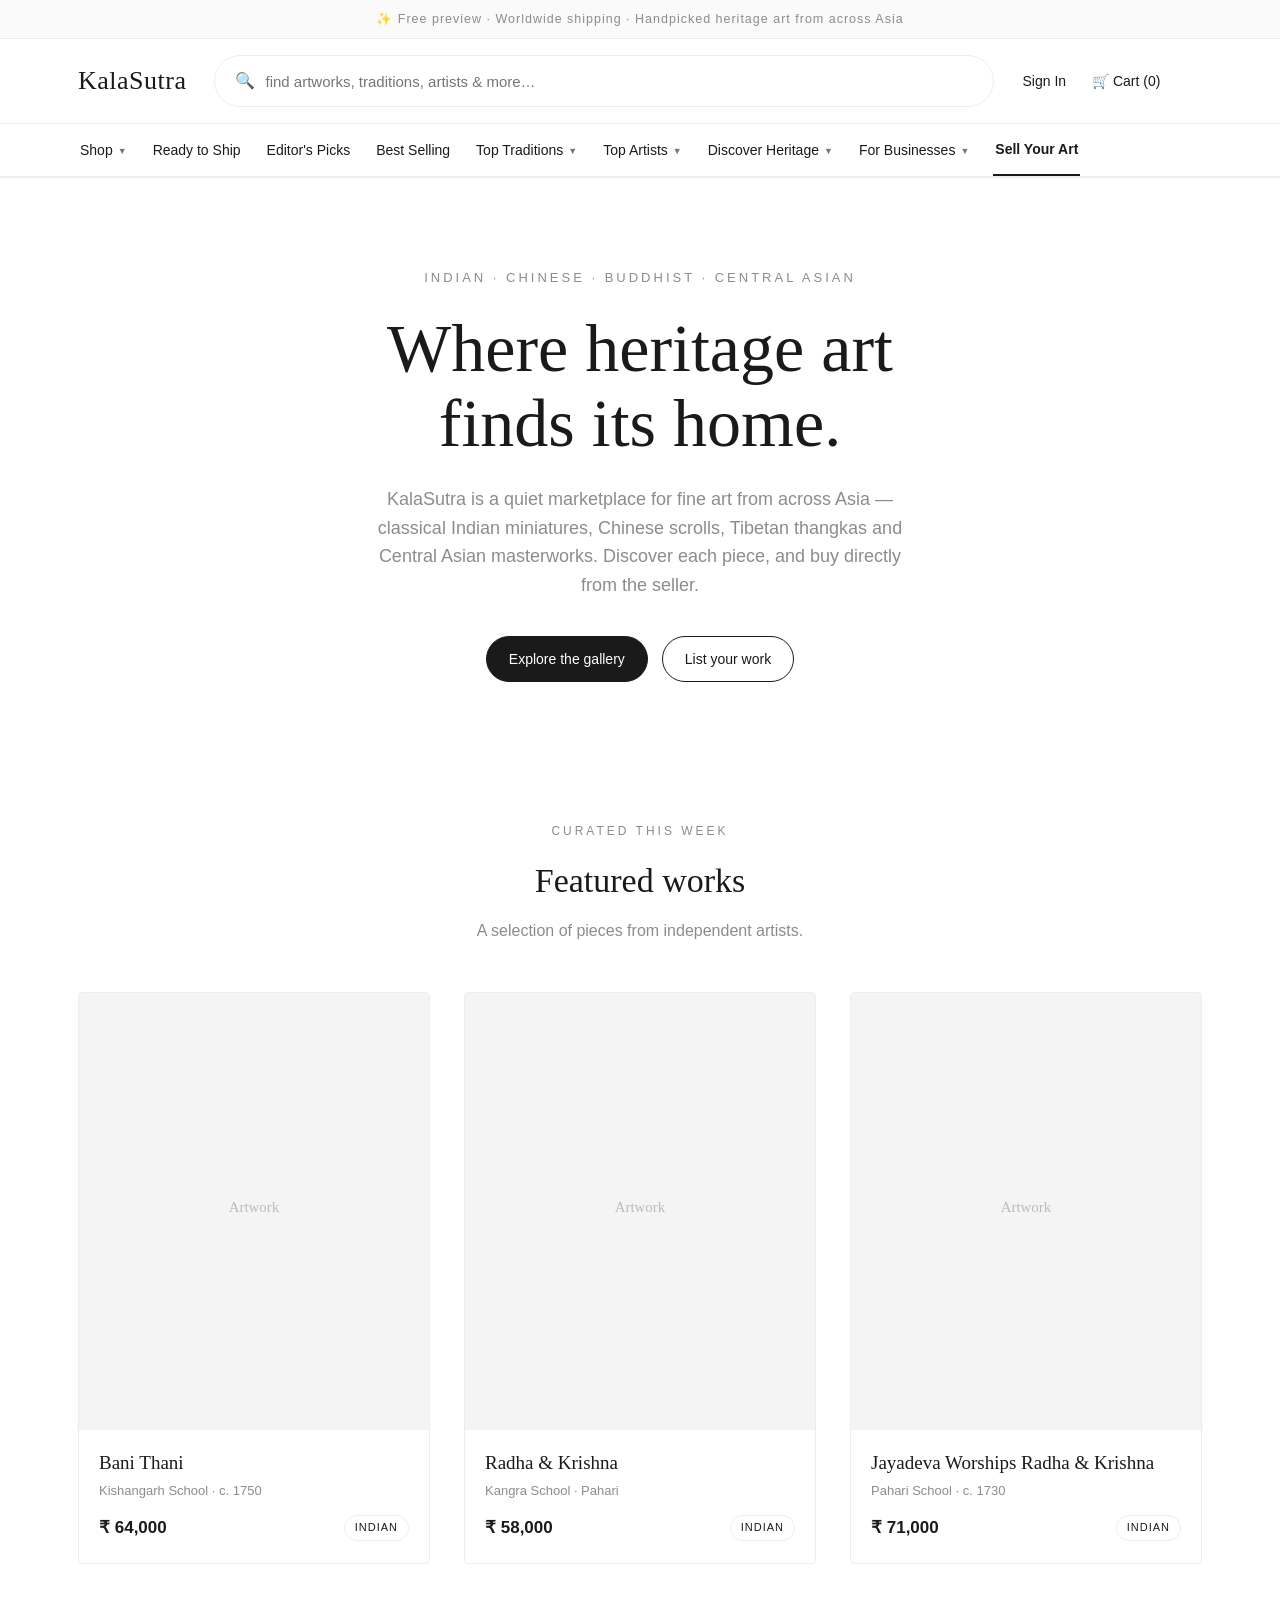
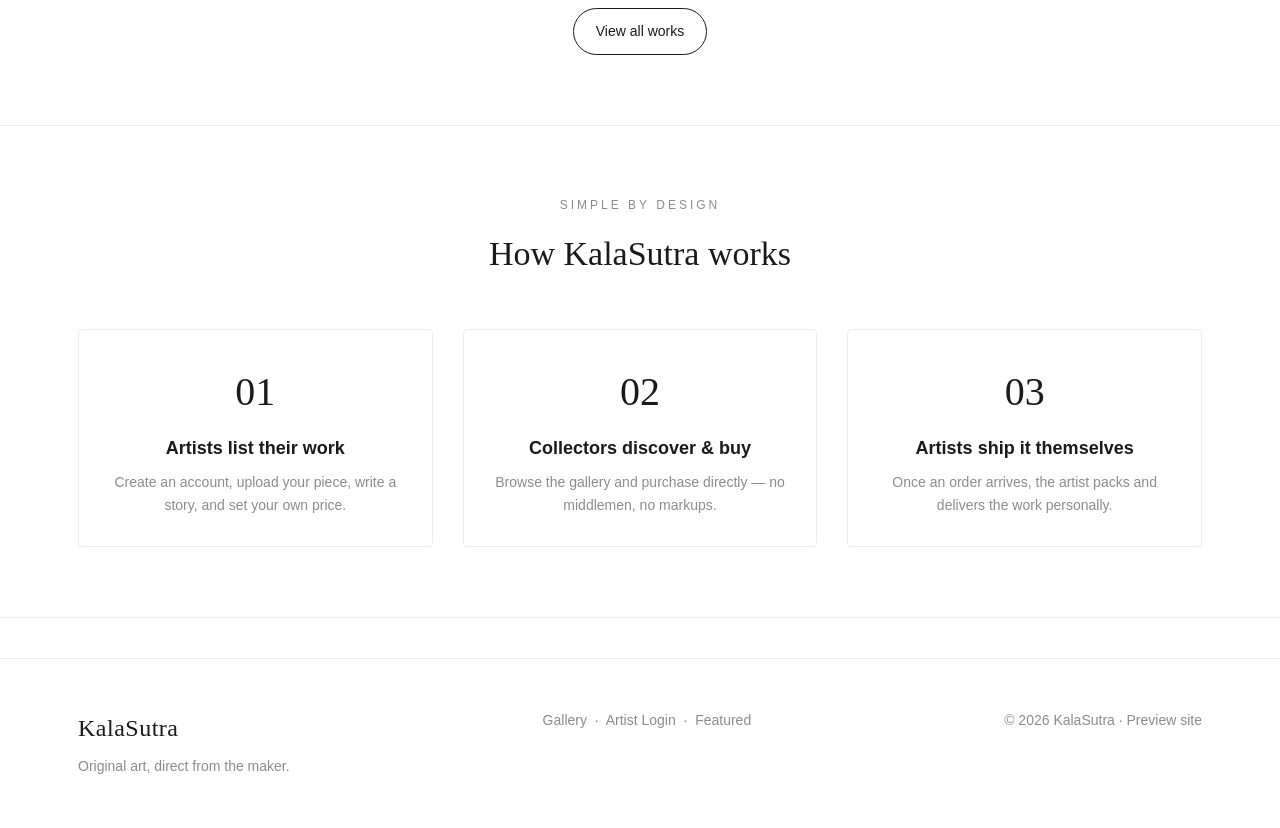
<file: index.html>
<!DOCTYPE html>
<html lang="en">
<head>
<meta charset="UTF-8">
<meta name="viewport" content="width=device-width,initial-scale=1">
<title>KalaSutra — A Marketplace for Original Art</title>
<link rel="stylesheet" href="styles.css">
</head>
<body>
<div id="kala-header"></div>
<script>
(function(){
  var G="gallery.html";
  var NAV=[
    {label:"Shop",drop:[
      {label:"All Artworks",href:G},
      {label:"Indian Art",href:G+"?cat=Indian"},
      {label:"Chinese Art",href:G+"?cat=Chinese"},
      {label:"Buddhist Art",href:G+"?cat=Buddhist"},
      {label:"Central Asian Art",href:G+"?cat=Central%20Asian"},
      {label:"Shop by Budget",sub:[{label:"Under ₹ 50,000",href:G},{label:"₹ 50,000 – 1,00,000",href:G},{label:"Above ₹ 1,00,000",href:G}]},
      {label:"Shop by Room",sub:[{label:"Living Room",href:G},{label:"Bedroom",href:G},{label:"Study / Office",href:G},{label:"Entryway",href:G}]},
      {label:"Curated Art Sets",href:G},
      {label:"Gifts & Souvenirs",href:G},
      {label:"Gift Cards",href:"#"}
    ]},
    {label:"Ready to Ship",href:G},
    {label:"Editor's Picks",href:G},
    {label:"Best Selling",href:G},
    {label:"Top Traditions",drop:[
      {label:"Indian Miniatures",href:G+"?cat=Indian"},
      {label:"Pahari Painting",href:G+"?cat=Indian"},
      {label:"Kishangarh School",href:G+"?cat=Indian"},
      {label:"Chinese Scrolls",href:G+"?cat=Chinese"},
      {label:"Song Dynasty",href:G+"?cat=Chinese"},
      {label:"Tibetan Thangka",href:G+"?cat=Buddhist"},
      {label:"Mandala Art",href:G+"?cat=Buddhist"},
      {label:"Bezeklik Murals",href:G+"?cat=Central%20Asian"},
      {label:"More Traditions",href:G}
    ]},
    {label:"Top Artists",drop:[
      {label:"Kishangarh School",href:G+"?cat=Indian"},
      {label:"Kangra School",href:G+"?cat=Indian"},
      {label:"Emperor Huizong",href:G+"?cat=Chinese"},
      {label:"Li Gonglin",href:G+"?cat=Chinese"},
      {label:"Tibetan Thangka Masters",href:G+"?cat=Buddhist"},
      {label:"Bezeklik Workshop",href:G+"?cat=Central%20Asian"},
      {label:"All Artists",href:G}
    ]},
    {label:"Discover Heritage",drop:[
      {label:"Blog",href:"#"},
      {label:"Guides",href:"#"},
      {label:"Learn Indian Art",sub:[{label:"Miniature Painting",href:"#"},{label:"Thangka Tradition",href:"#"},{label:"Chinese Scroll Art",href:"#"}]},
      {label:"News & Events",href:"#"},
      {label:"Artists on KalaSutra",href:G},
      {label:"Try Artworks in Your Room",href:"#"},
      {label:"About Us",href:"#"}
    ]},
    {label:"For Businesses",drop:[
      {label:"Architects & Designers",href:"#"},
      {label:"Corporates & Businesses",href:"#"},
      {label:"Schools & Colleges",href:"#"},
      {label:"Exhibitions",href:"#"}
    ]},
    {label:"Sell Your Art",href:"login.html",cta:true}
  ];
  var here=(location.pathname.split('/').pop()||'index.html');
  function itemHTML(it){
    if(it.sub){
      var subs=it.sub.map(function(s){return '<a href="'+s.href+'">'+s.label+'</a>';}).join('');
      return '<div class="has-sub"><a href="#">'+it.label+'<span class="arr">›</span></a><div class="submenu">'+subs+'</div></div>';
    }
    return '<a href="'+it.href+'">'+it.label+'</a>';
  }
  function tabHTML(t){
    var active=(t.href&&t.href.split('?')[0]===here)?' active':'';
    var cls='tab'+active+(t.cta?' cta':'');
    if(t.drop){
      var menu=t.drop.map(itemHTML).join('');
      return '<div class="'+cls+'"><span>'+t.label+'<span class="caret">▼</span></span><div class="menu">'+menu+'</div></div>';
    }
    return '<div class="'+cls+'"><a href="'+t.href+'">'+t.label+'</a></div>';
  }
  var html=
    '<div class="promo">✨ Free preview · Worldwide shipping · Handpicked heritage art from across Asia</div>'+
    '<header class="site">'+
      '<div class="wrap topbar">'+
        '<a href="index.html" class="brand">Kala<span>Sutra</span></a>'+
        '<div class="searchbar">🔍 <input placeholder="find artworks, traditions, artists & more…"></div>'+
        '<div class="account"><a href="login.html">Sign In</a><a href="#">🛒 Cart (0)</a></div>'+
        '<button class="hamb" aria-label="Menu">☰</button>'+
      '</div>'+
      '<nav class="megabar"><div class="wrap">'+NAV.map(tabHTML).join('')+'</div></nav>'+
    '</header>';
  var mount=document.getElementById('kala-header');
  if(mount){mount.innerHTML=html;}
  var hamb=document.querySelector('.hamb'),bar=document.querySelector('.megabar');
  if(hamb&&bar){hamb.addEventListener('click',function(){bar.classList.toggle('open');});}
})();
</script>

<section class="hero">
  <div class="wrap">
    <div class="eyebrow">Indian · Chinese · Buddhist · Central Asian</div>
    <h1>Where heritage art<br>finds its home.</h1>
    <p>KalaSutra is a quiet marketplace for fine art from across Asia — classical Indian miniatures, Chinese scrolls, Tibetan thangkas and Central Asian masterworks. Discover each piece, and buy directly from the seller.</p>
    <div class="hero-actions">
      <a href="gallery.html" class="btn primary">Explore the gallery</a>
      <a href="login.html" class="btn">List your work</a>
    </div>
  </div>
</section>

<section class="section">
  <div class="wrap">
    <div class="section-head">
      <div class="eyebrow">Curated this week</div>
      <h2>Featured works</h2>
      <p>A selection of pieces from independent artists.</p>
    </div>
    <div class="grid" id="featured"></div>
    <div style="text-align:center;margin-top:44px">
      <a href="gallery.html" class="btn">View all works</a>
    </div>
  </div>
</section>

<section class="section" style="background:var(--surface);border-top:1px solid var(--line);border-bottom:1px solid var(--line)">
  <div class="wrap">
    <div class="section-head">
      <div class="eyebrow">Simple by design</div>
      <h2>How KalaSutra works</h2>
    </div>
    <div class="steps">
      <div class="step"><div class="num">01</div><h3>Artists list their work</h3><p>Create an account, upload your piece, write a story, and set your own price.</p></div>
      <div class="step"><div class="num">02</div><h3>Collectors discover & buy</h3><p>Browse the gallery and purchase directly — no middlemen, no markups.</p></div>
      <div class="step"><div class="num">03</div><h3>Artists ship it themselves</h3><p>Once an order arrives, the artist packs and delivers the work personally.</p></div>
    </div>
  </div>
</section>

<footer class="site">
  <div class="wrap foot-grid">
    <div>
      <div class="brand">Kala<span>Sutra</span></div>
      <div>Original art, direct from the maker.</div>
    </div>
    <div>
      <a href="gallery.html">Gallery</a> &nbsp;·&nbsp;
      <a href="login.html">Artist Login</a> &nbsp;·&nbsp;
      <a href="artwork.html">Featured</a>
    </div>
    <div>© 2026 KalaSutra · Preview site</div>
  </div>
</footer>

<script src="art.js"></script>
<script>renderCards(document.getElementById('featured'), ARTWORKS.slice(0,3));</script>
</body>
</html>
</file>
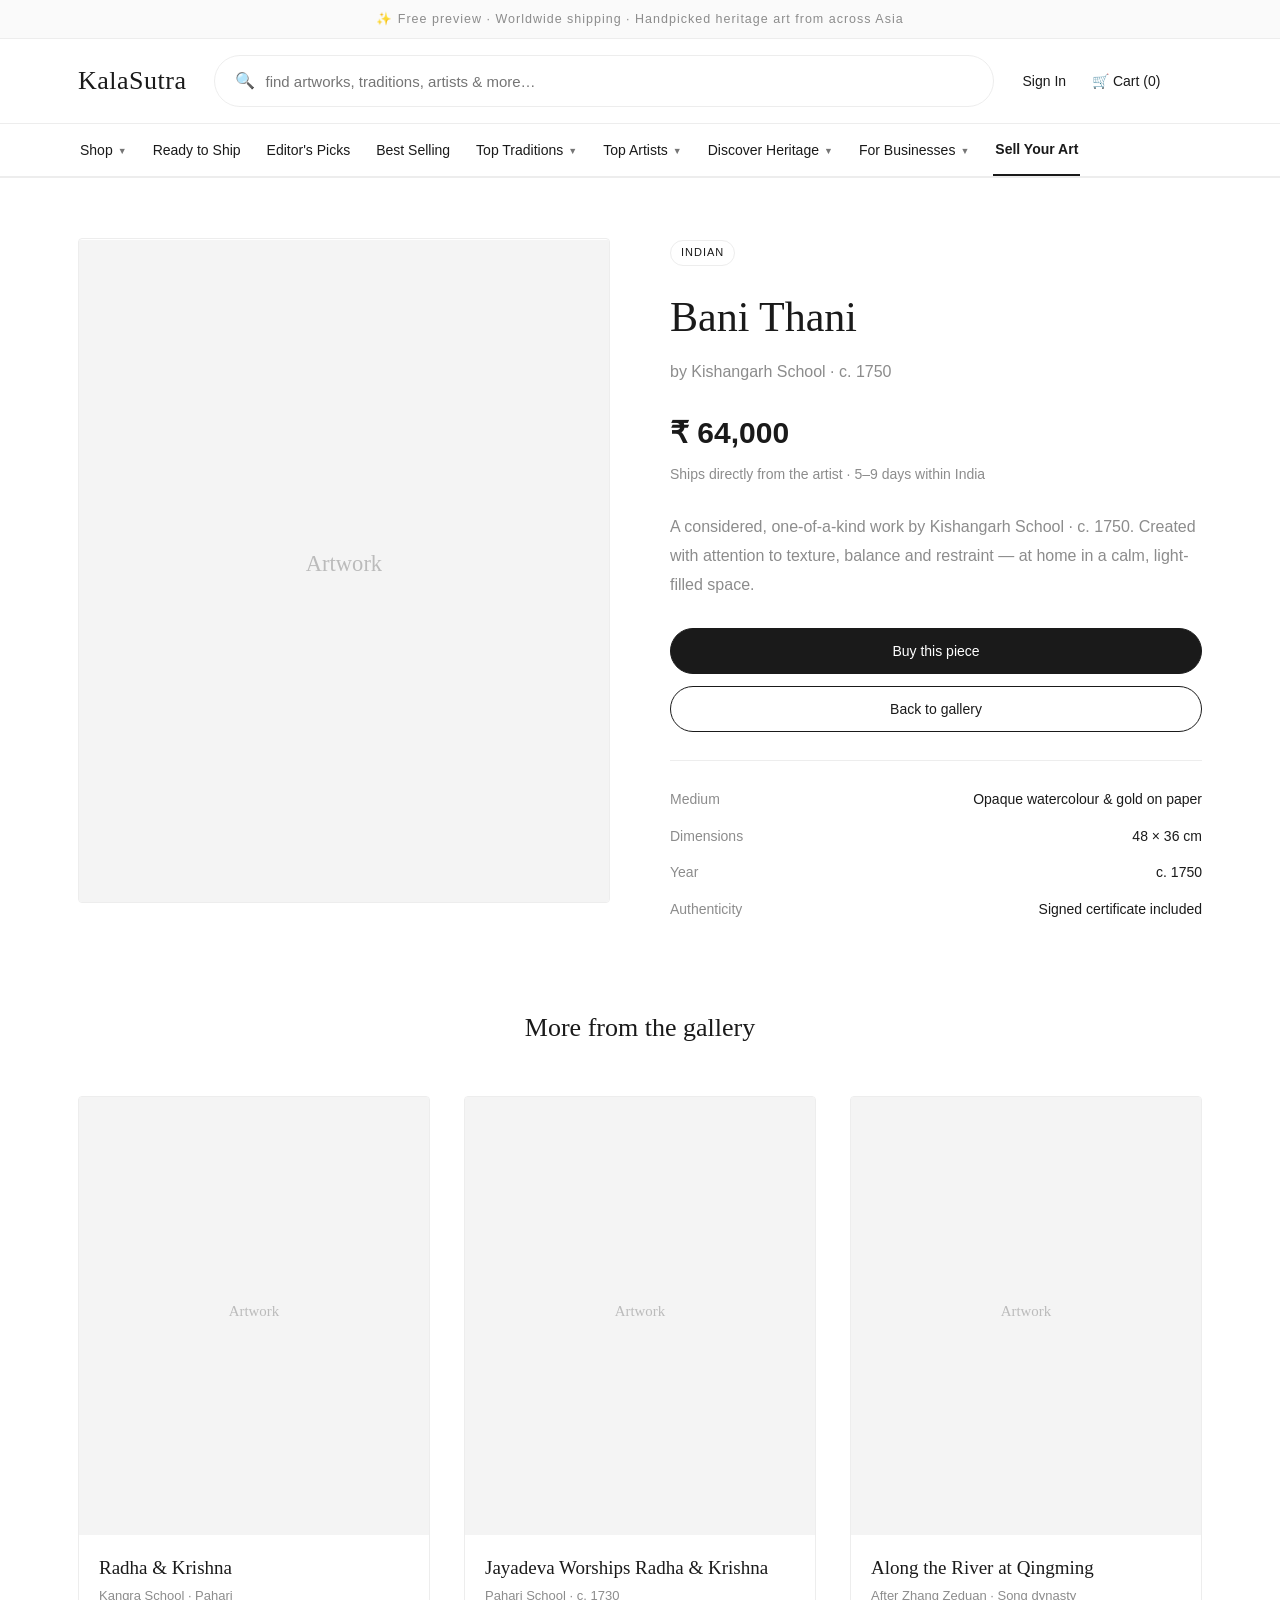
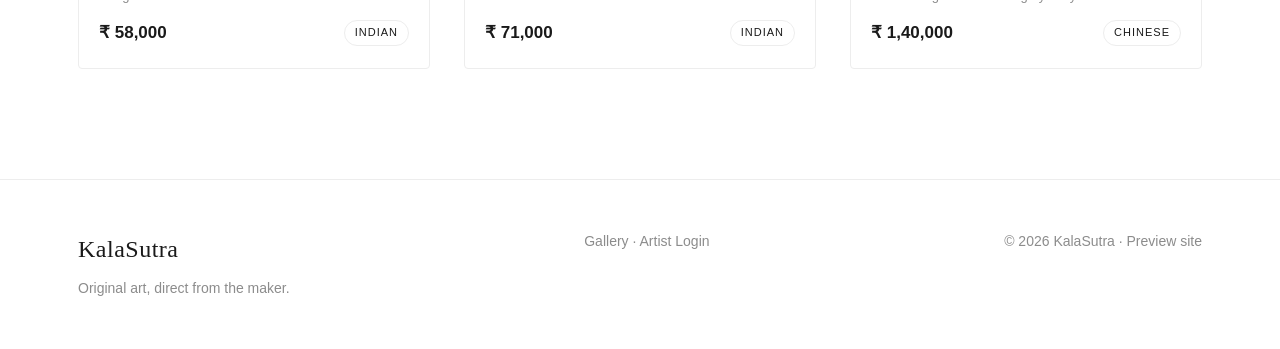
<file: artwork.html>
<!DOCTYPE html>
<html lang="en">
<head>
<meta charset="UTF-8">
<meta name="viewport" content="width=device-width,initial-scale=1">
<title>Artwork — KalaSutra</title>
<link rel="stylesheet" href="styles.css">
</head>
<body>
<div id="kala-header"></div>
<script>
(function(){
  var G="gallery.html";
  var NAV=[
    {label:"Shop",drop:[
      {label:"All Artworks",href:G},
      {label:"Indian Art",href:G+"?cat=Indian"},
      {label:"Chinese Art",href:G+"?cat=Chinese"},
      {label:"Buddhist Art",href:G+"?cat=Buddhist"},
      {label:"Central Asian Art",href:G+"?cat=Central%20Asian"},
      {label:"Shop by Budget",sub:[{label:"Under ₹ 50,000",href:G},{label:"₹ 50,000 – 1,00,000",href:G},{label:"Above ₹ 1,00,000",href:G}]},
      {label:"Shop by Room",sub:[{label:"Living Room",href:G},{label:"Bedroom",href:G},{label:"Study / Office",href:G},{label:"Entryway",href:G}]},
      {label:"Curated Art Sets",href:G},
      {label:"Gifts & Souvenirs",href:G},
      {label:"Gift Cards",href:"#"}
    ]},
    {label:"Ready to Ship",href:G},
    {label:"Editor's Picks",href:G},
    {label:"Best Selling",href:G},
    {label:"Top Traditions",drop:[
      {label:"Indian Miniatures",href:G+"?cat=Indian"},
      {label:"Pahari Painting",href:G+"?cat=Indian"},
      {label:"Kishangarh School",href:G+"?cat=Indian"},
      {label:"Chinese Scrolls",href:G+"?cat=Chinese"},
      {label:"Song Dynasty",href:G+"?cat=Chinese"},
      {label:"Tibetan Thangka",href:G+"?cat=Buddhist"},
      {label:"Mandala Art",href:G+"?cat=Buddhist"},
      {label:"Bezeklik Murals",href:G+"?cat=Central%20Asian"},
      {label:"More Traditions",href:G}
    ]},
    {label:"Top Artists",drop:[
      {label:"Kishangarh School",href:G+"?cat=Indian"},
      {label:"Kangra School",href:G+"?cat=Indian"},
      {label:"Emperor Huizong",href:G+"?cat=Chinese"},
      {label:"Li Gonglin",href:G+"?cat=Chinese"},
      {label:"Tibetan Thangka Masters",href:G+"?cat=Buddhist"},
      {label:"Bezeklik Workshop",href:G+"?cat=Central%20Asian"},
      {label:"All Artists",href:G}
    ]},
    {label:"Discover Heritage",drop:[
      {label:"Blog",href:"#"},
      {label:"Guides",href:"#"},
      {label:"Learn Indian Art",sub:[{label:"Miniature Painting",href:"#"},{label:"Thangka Tradition",href:"#"},{label:"Chinese Scroll Art",href:"#"}]},
      {label:"News & Events",href:"#"},
      {label:"Artists on KalaSutra",href:G},
      {label:"Try Artworks in Your Room",href:"#"},
      {label:"About Us",href:"#"}
    ]},
    {label:"For Businesses",drop:[
      {label:"Architects & Designers",href:"#"},
      {label:"Corporates & Businesses",href:"#"},
      {label:"Schools & Colleges",href:"#"},
      {label:"Exhibitions",href:"#"}
    ]},
    {label:"Sell Your Art",href:"login.html",cta:true}
  ];
  var here=(location.pathname.split('/').pop()||'index.html');
  function itemHTML(it){
    if(it.sub){
      var subs=it.sub.map(function(s){return '<a href="'+s.href+'">'+s.label+'</a>';}).join('');
      return '<div class="has-sub"><a href="#">'+it.label+'<span class="arr">›</span></a><div class="submenu">'+subs+'</div></div>';
    }
    return '<a href="'+it.href+'">'+it.label+'</a>';
  }
  function tabHTML(t){
    var active=(t.href&&t.href.split('?')[0]===here)?' active':'';
    var cls='tab'+active+(t.cta?' cta':'');
    if(t.drop){
      var menu=t.drop.map(itemHTML).join('');
      return '<div class="'+cls+'"><span>'+t.label+'<span class="caret">▼</span></span><div class="menu">'+menu+'</div></div>';
    }
    return '<div class="'+cls+'"><a href="'+t.href+'">'+t.label+'</a></div>';
  }
  var html=
    '<div class="promo">✨ Free preview · Worldwide shipping · Handpicked heritage art from across Asia</div>'+
    '<header class="site">'+
      '<div class="wrap topbar">'+
        '<a href="index.html" class="brand">Kala<span>Sutra</span></a>'+
        '<div class="searchbar">🔍 <input placeholder="find artworks, traditions, artists & more…"></div>'+
        '<div class="account"><a href="login.html">Sign In</a><a href="#">🛒 Cart (0)</a></div>'+
        '<button class="hamb" aria-label="Menu">☰</button>'+
      '</div>'+
      '<nav class="megabar"><div class="wrap">'+NAV.map(tabHTML).join('')+'</div></nav>'+
    '</header>';
  var mount=document.getElementById('kala-header');
  if(mount){mount.innerHTML=html;}
  var hamb=document.querySelector('.hamb'),bar=document.querySelector('.megabar');
  if(hamb&&bar){hamb.addEventListener('click',function(){bar.classList.toggle('open');});}
})();
</script>

<div class="wrap">
  <div class="detail">
    <img class="art" id="img" alt="">
    <div class="info">
      <span class="tag" id="cat"></span>
      <h1 id="title"></h1>
      <div class="by" id="artist"></div>
      <div class="big-price" id="price"></div>
      <div class="ship">Ships directly from the artist · 5–9 days within India</div>
      <p class="desc" id="desc"></p>
      <a href="#" class="btn primary" style="width:100%;text-align:center" onclick="alert('This is a preview — checkout is not active yet.');return false;">Buy this piece</a>
      <a href="gallery.html" class="btn" style="width:100%;text-align:center;margin-top:12px">Back to gallery</a>
      <div class="specs">
        <div><span>Medium</span><span id="medium"></span></div>
        <div><span>Dimensions</span><span id="size"></span></div>
        <div><span>Year</span><span id="year"></span></div>
        <div><span>Authenticity</span><span>Signed certificate included</span></div>
      </div>
    </div>
  </div>

  <section class="section" style="padding-top:20px">
    <div class="section-head"><h2 style="font-size:26px">More from the gallery</h2></div>
    <div class="grid" id="more"></div>
  </section>
</div>

<footer class="site">
  <div class="wrap foot-grid">
    <div><div class="brand">Kala<span>Sutra</span></div><div>Original art, direct from the maker.</div></div>
    <div><a href="gallery.html">Gallery</a> · <a href="login.html">Artist Login</a></div>
    <div>© 2026 KalaSutra · Preview site</div>
  </div>
</footer>

<script src="art.js"></script>
<script>
  const id = parseInt(new URLSearchParams(location.search).get('id')) || 0;
  const a = ARTWORKS.find(x=>x.id===id) || ARTWORKS[0];
  var imgEl = document.getElementById('img');
  imgEl.onerror = function(){ this.onerror=null; this.src=PLACEHOLDER; };
  imgEl.src = imgURL(a.file);
  document.getElementById('img').alt = a.title;
  document.getElementById('cat').textContent = a.cat;
  document.getElementById('title').textContent = a.title;
  document.getElementById('artist').textContent = "by " + a.artist;
  document.getElementById('price').textContent = a.price;
  document.getElementById('medium').textContent = a.medium;
  document.getElementById('size').textContent = a.size;
  document.getElementById('year').textContent = a.year;
  document.getElementById('desc').textContent = "A considered, one-of-a-kind work by " + a.artist + ". Created with attention to texture, balance and restraint — at home in a calm, light-filled space.";
  renderCards(document.getElementById('more'), ARTWORKS.filter(x=>x.id!==a.id).slice(0,3));
</script>
</body>
</html>
</file>
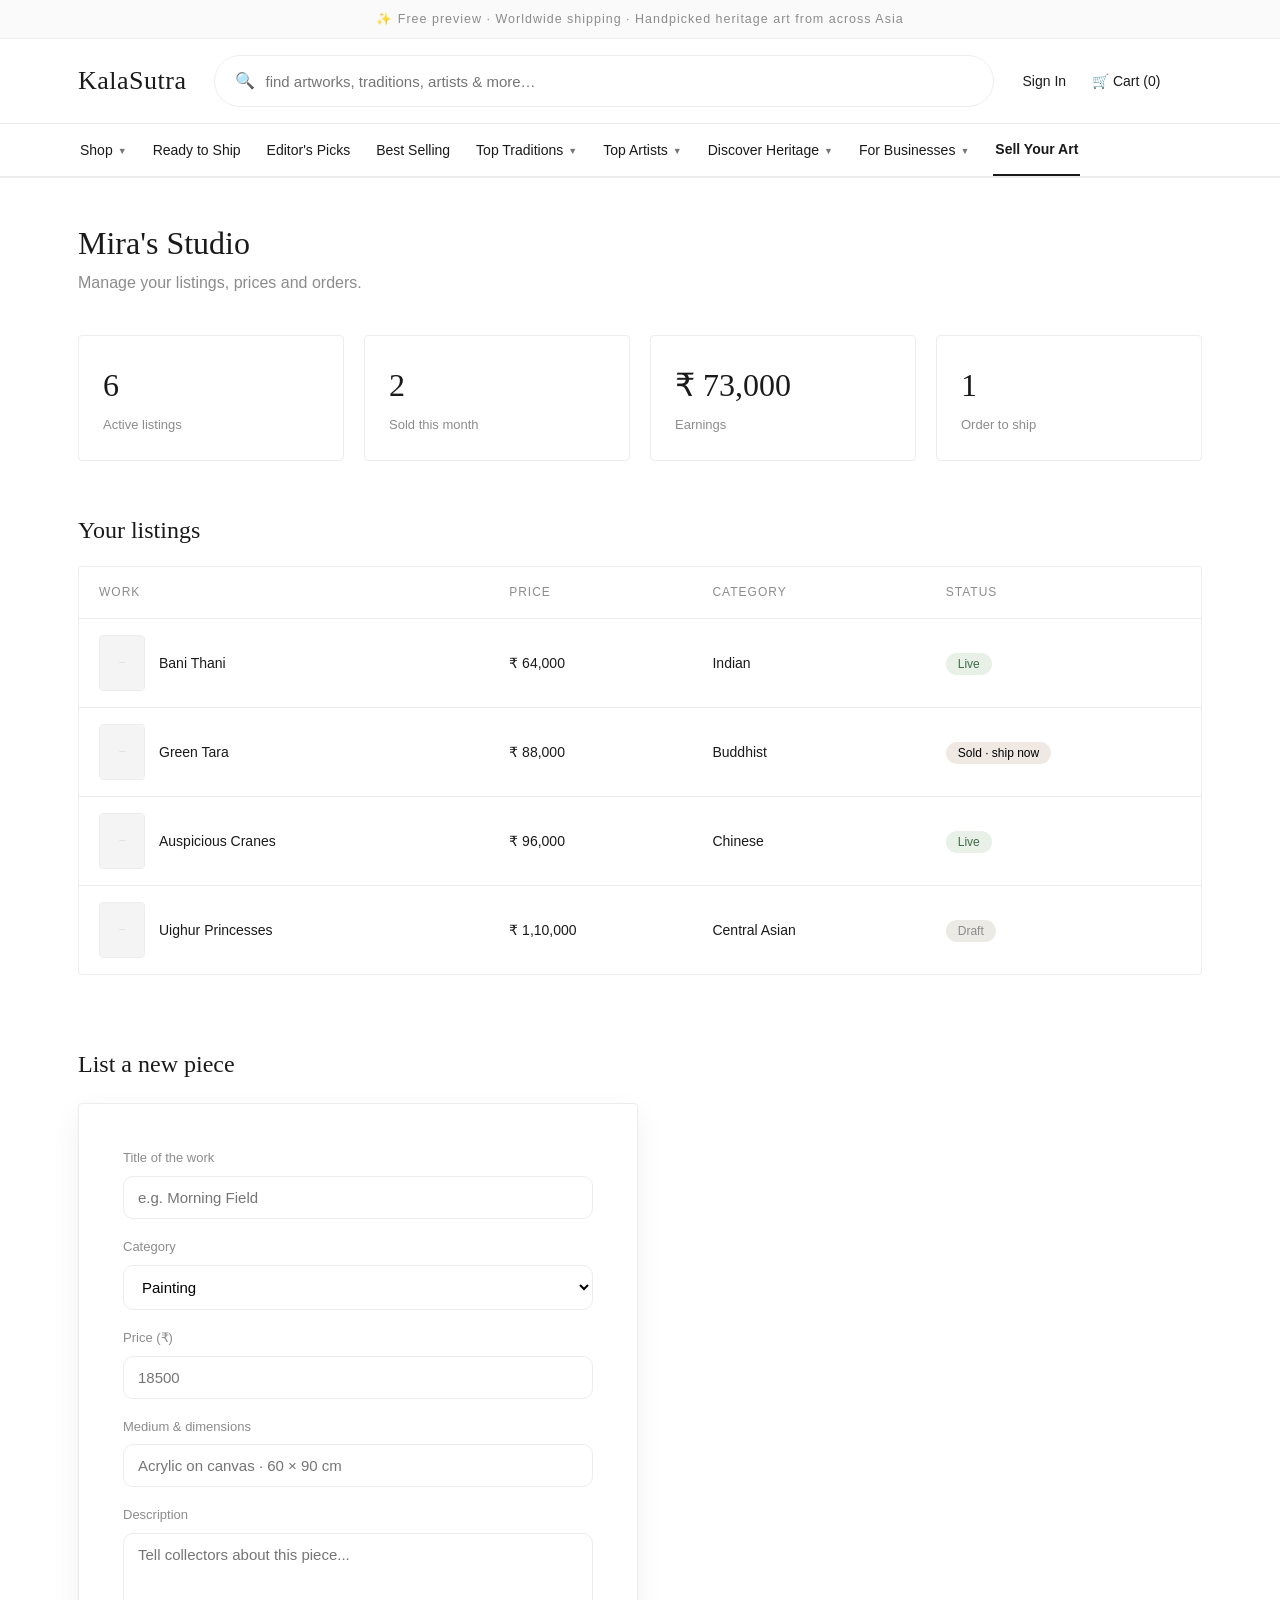
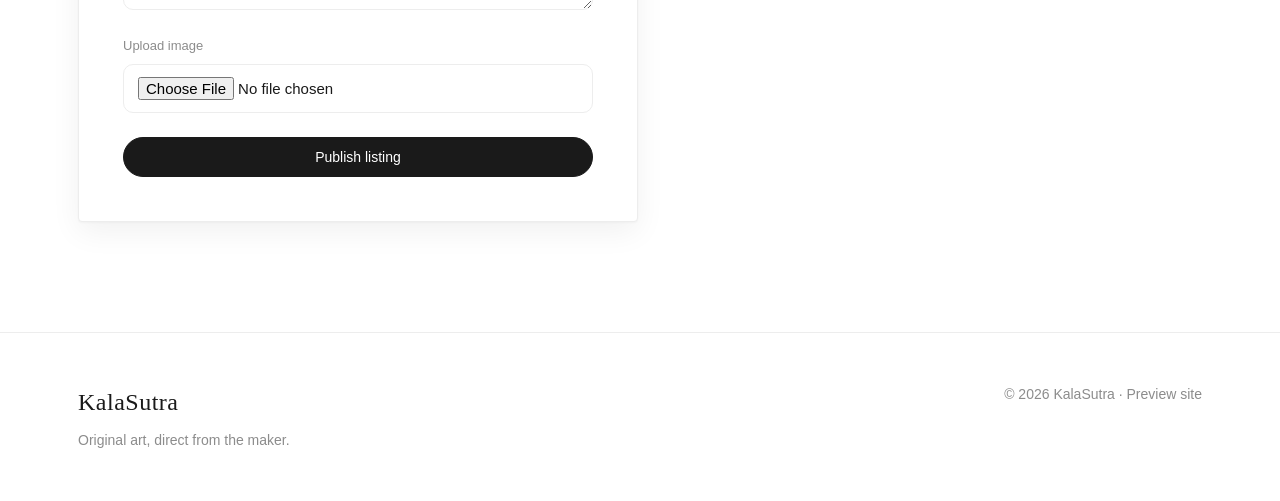
<file: dashboard.html>
<!DOCTYPE html>
<html lang="en">
<head>
<meta charset="UTF-8">
<meta name="viewport" content="width=device-width,initial-scale=1">
<title>Artist Studio — KalaSutra</title>
<link rel="stylesheet" href="styles.css">
</head>
<body>
<div id="kala-header"></div>
<script>
(function(){
  var G="gallery.html";
  var NAV=[
    {label:"Shop",drop:[
      {label:"All Artworks",href:G},
      {label:"Indian Art",href:G+"?cat=Indian"},
      {label:"Chinese Art",href:G+"?cat=Chinese"},
      {label:"Buddhist Art",href:G+"?cat=Buddhist"},
      {label:"Central Asian Art",href:G+"?cat=Central%20Asian"},
      {label:"Shop by Budget",sub:[{label:"Under ₹ 50,000",href:G},{label:"₹ 50,000 – 1,00,000",href:G},{label:"Above ₹ 1,00,000",href:G}]},
      {label:"Shop by Room",sub:[{label:"Living Room",href:G},{label:"Bedroom",href:G},{label:"Study / Office",href:G},{label:"Entryway",href:G}]},
      {label:"Curated Art Sets",href:G},
      {label:"Gifts & Souvenirs",href:G},
      {label:"Gift Cards",href:"#"}
    ]},
    {label:"Ready to Ship",href:G},
    {label:"Editor's Picks",href:G},
    {label:"Best Selling",href:G},
    {label:"Top Traditions",drop:[
      {label:"Indian Miniatures",href:G+"?cat=Indian"},
      {label:"Pahari Painting",href:G+"?cat=Indian"},
      {label:"Kishangarh School",href:G+"?cat=Indian"},
      {label:"Chinese Scrolls",href:G+"?cat=Chinese"},
      {label:"Song Dynasty",href:G+"?cat=Chinese"},
      {label:"Tibetan Thangka",href:G+"?cat=Buddhist"},
      {label:"Mandala Art",href:G+"?cat=Buddhist"},
      {label:"Bezeklik Murals",href:G+"?cat=Central%20Asian"},
      {label:"More Traditions",href:G}
    ]},
    {label:"Top Artists",drop:[
      {label:"Kishangarh School",href:G+"?cat=Indian"},
      {label:"Kangra School",href:G+"?cat=Indian"},
      {label:"Emperor Huizong",href:G+"?cat=Chinese"},
      {label:"Li Gonglin",href:G+"?cat=Chinese"},
      {label:"Tibetan Thangka Masters",href:G+"?cat=Buddhist"},
      {label:"Bezeklik Workshop",href:G+"?cat=Central%20Asian"},
      {label:"All Artists",href:G}
    ]},
    {label:"Discover Heritage",drop:[
      {label:"Blog",href:"#"},
      {label:"Guides",href:"#"},
      {label:"Learn Indian Art",sub:[{label:"Miniature Painting",href:"#"},{label:"Thangka Tradition",href:"#"},{label:"Chinese Scroll Art",href:"#"}]},
      {label:"News & Events",href:"#"},
      {label:"Artists on KalaSutra",href:G},
      {label:"Try Artworks in Your Room",href:"#"},
      {label:"About Us",href:"#"}
    ]},
    {label:"For Businesses",drop:[
      {label:"Architects & Designers",href:"#"},
      {label:"Corporates & Businesses",href:"#"},
      {label:"Schools & Colleges",href:"#"},
      {label:"Exhibitions",href:"#"}
    ]},
    {label:"Sell Your Art",href:"login.html",cta:true}
  ];
  var here=(location.pathname.split('/').pop()||'index.html');
  function itemHTML(it){
    if(it.sub){
      var subs=it.sub.map(function(s){return '<a href="'+s.href+'">'+s.label+'</a>';}).join('');
      return '<div class="has-sub"><a href="#">'+it.label+'<span class="arr">›</span></a><div class="submenu">'+subs+'</div></div>';
    }
    return '<a href="'+it.href+'">'+it.label+'</a>';
  }
  function tabHTML(t){
    var active=(t.href&&t.href.split('?')[0]===here)?' active':'';
    var cls='tab'+active+(t.cta?' cta':'');
    if(t.drop){
      var menu=t.drop.map(itemHTML).join('');
      return '<div class="'+cls+'"><span>'+t.label+'<span class="caret">▼</span></span><div class="menu">'+menu+'</div></div>';
    }
    return '<div class="'+cls+'"><a href="'+t.href+'">'+t.label+'</a></div>';
  }
  var html=
    '<div class="promo">✨ Free preview · Worldwide shipping · Handpicked heritage art from across Asia</div>'+
    '<header class="site">'+
      '<div class="wrap topbar">'+
        '<a href="index.html" class="brand">Kala<span>Sutra</span></a>'+
        '<div class="searchbar">🔍 <input placeholder="find artworks, traditions, artists & more…"></div>'+
        '<div class="account"><a href="login.html">Sign In</a><a href="#">🛒 Cart (0)</a></div>'+
        '<button class="hamb" aria-label="Menu">☰</button>'+
      '</div>'+
      '<nav class="megabar"><div class="wrap">'+NAV.map(tabHTML).join('')+'</div></nav>'+
    '</header>';
  var mount=document.getElementById('kala-header');
  if(mount){mount.innerHTML=html;}
  var hamb=document.querySelector('.hamb'),bar=document.querySelector('.megabar');
  if(hamb&&bar){hamb.addEventListener('click',function(){bar.classList.toggle('open');});}
})();
</script>

<div class="wrap">
  <div class="dash-head">
    <div>
      <h1>Mira's Studio</h1>
      <div style="color:var(--muted)">Manage your listings, prices and orders.</div>
    </div>
  </div>

  <div class="stats">
    <div class="stat"><div class="n">6</div><div class="l">Active listings</div></div>
    <div class="stat"><div class="n">2</div><div class="l">Sold this month</div></div>
    <div class="stat"><div class="n">₹ 73,000</div><div class="l">Earnings</div></div>
    <div class="stat"><div class="n">1</div><div class="l">Order to ship</div></div>
  </div>

  <h2 style="font-family:var(--serif);font-weight:400;font-size:24px;margin-bottom:16px">Your listings</h2>
  <div class="listings">
    <table>
      <thead><tr><th>Work</th><th>Price</th><th>Category</th><th>Status</th></tr></thead>
      <tbody>
        <tr><td><div class="cell"><img class="thumb" id="t1">Bani Thani</div></td><td>₹ 64,000</td><td>Indian</td><td><span class="status live">Live</span></td></tr>
        <tr><td><div class="cell"><img class="thumb" id="t2">Green Tara</div></td><td>₹ 88,000</td><td>Buddhist</td><td><span class="status sold">Sold · ship now</span></td></tr>
        <tr><td><div class="cell"><img class="thumb" id="t3">Auspicious Cranes</div></td><td>₹ 96,000</td><td>Chinese</td><td><span class="status live">Live</span></td></tr>
        <tr><td><div class="cell"><img class="thumb" id="t4">Uighur Princesses</div></td><td>₹ 1,10,000</td><td>Central Asian</td><td><span class="status draft">Draft</span></td></tr>
      </tbody>
    </table>
  </div>

  <section class="section" id="newart">
    <h2 style="font-family:var(--serif);font-weight:400;font-size:24px;margin-bottom:20px">List a new piece</h2>
    <div class="auth-card" style="max-width:560px;margin:0">
      <form onsubmit="alert('Saved! (preview only — listing not actually published)');return false;">
        <div class="field"><label>Title of the work</label><input placeholder="e.g. Morning Field" required></div>
        <div class="field"><label>Category</label>
          <select><option>Painting</option><option>Sculpture</option><option>Print</option></select>
        </div>
        <div class="field"><label>Price (₹)</label><input type="number" placeholder="18500" required></div>
        <div class="field"><label>Medium & dimensions</label><input placeholder="Acrylic on canvas · 60 × 90 cm"></div>
        <div class="field"><label>Description</label><textarea rows="3" placeholder="Tell collectors about this piece..."></textarea></div>
        <div class="field"><label>Upload image</label><input type="file"></div>
        <button class="btn primary" type="submit">Publish listing</button>
      </form>
    </div>
  </section>
</div>

<footer class="site">
  <div class="wrap foot-grid">
    <div><div class="brand">Kala<span>Sutra</span></div><div>Original art, direct from the maker.</div></div>
    <div>© 2026 KalaSutra · Preview site</div>
  </div>
</footer>

<script src="art.js"></script>
<script>
  [[ 't1',0 ],[ 't2',6 ],[ 't3',4 ],[ 't4',9 ]].forEach(function(p){
    var el=document.getElementById(p[0]);
    el.onerror=function(){this.onerror=null;this.src=PLACEHOLDER;};
    el.src=imgURL(ARTWORKS[p[1]].file);
  });
</script>
</body>
</html>
</file>
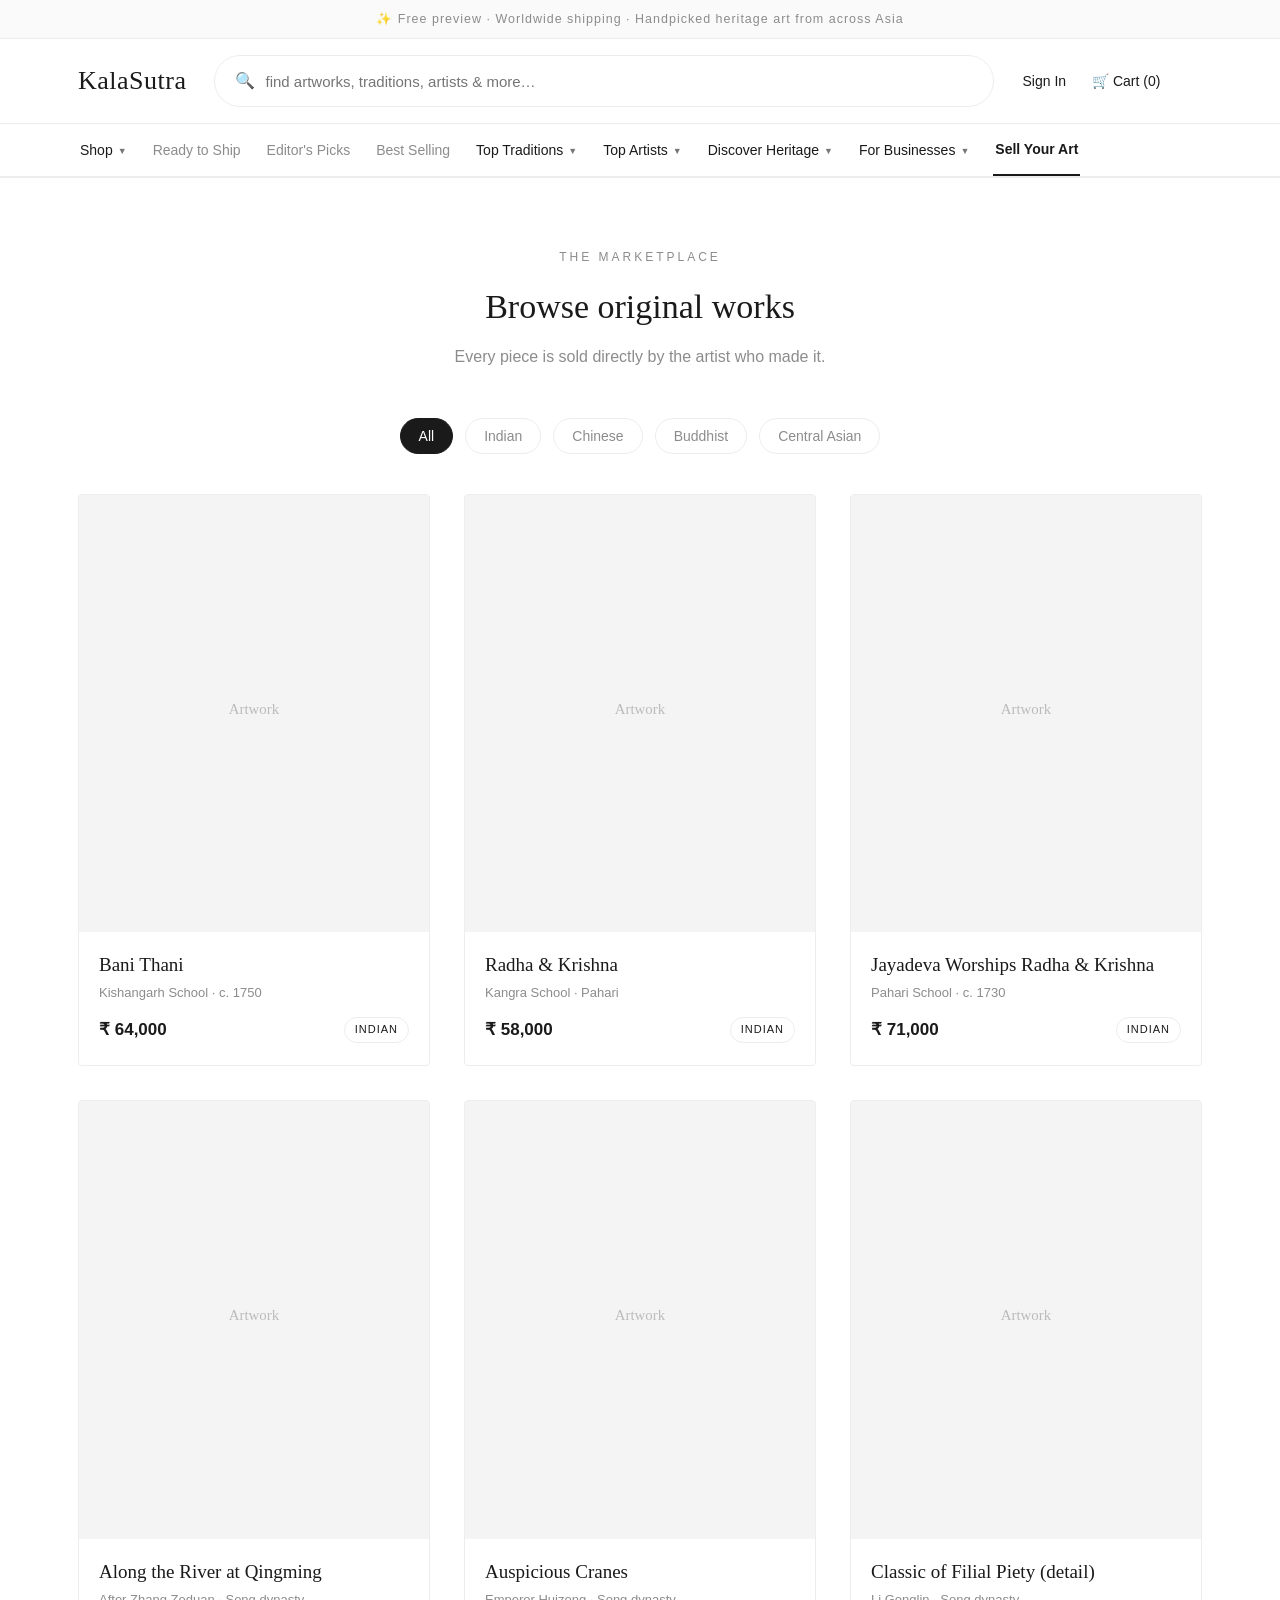
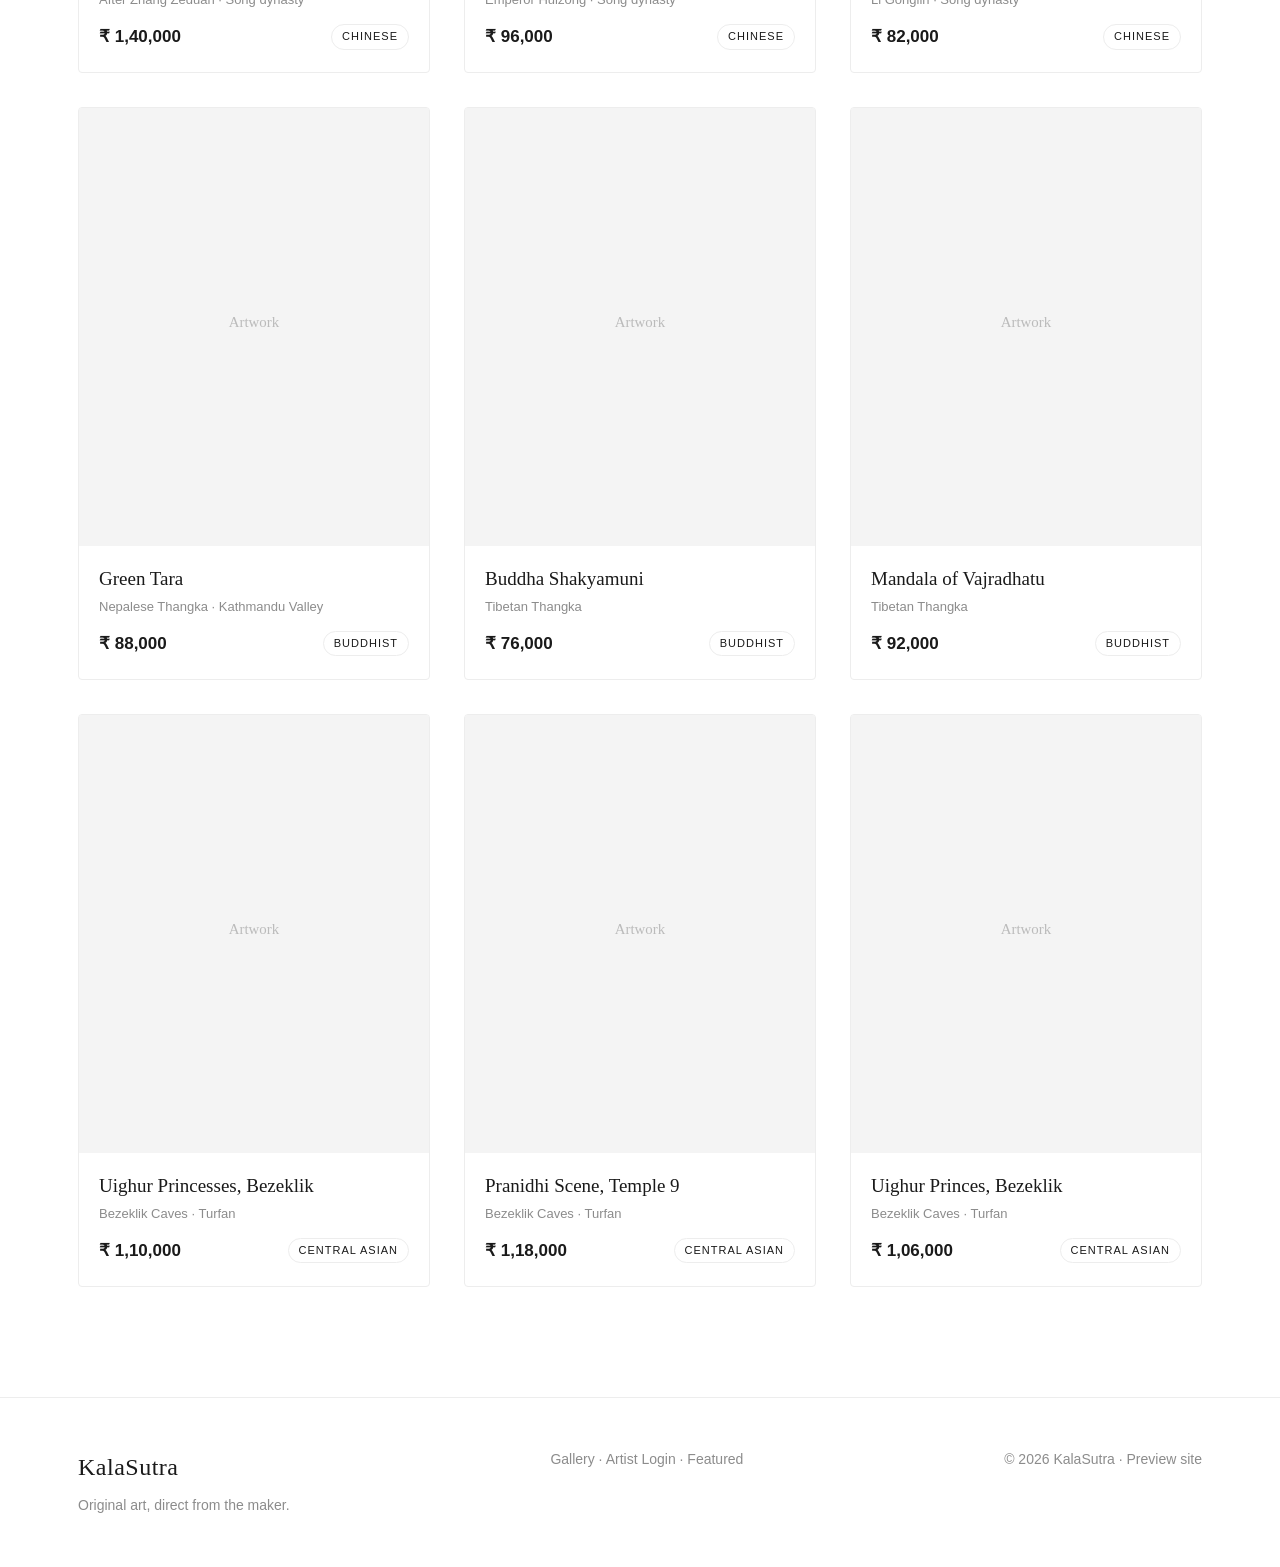
<file: gallery.html>
<!DOCTYPE html>
<html lang="en">
<head>
<meta charset="UTF-8">
<meta name="viewport" content="width=device-width,initial-scale=1">
<title>Gallery — KalaSutra</title>
<link rel="stylesheet" href="styles.css">
</head>
<body>
<div id="kala-header"></div>
<script>
(function(){
  var G="gallery.html";
  var NAV=[
    {label:"Shop",drop:[
      {label:"All Artworks",href:G},
      {label:"Indian Art",href:G+"?cat=Indian"},
      {label:"Chinese Art",href:G+"?cat=Chinese"},
      {label:"Buddhist Art",href:G+"?cat=Buddhist"},
      {label:"Central Asian Art",href:G+"?cat=Central%20Asian"},
      {label:"Shop by Budget",sub:[{label:"Under ₹ 50,000",href:G},{label:"₹ 50,000 – 1,00,000",href:G},{label:"Above ₹ 1,00,000",href:G}]},
      {label:"Shop by Room",sub:[{label:"Living Room",href:G},{label:"Bedroom",href:G},{label:"Study / Office",href:G},{label:"Entryway",href:G}]},
      {label:"Curated Art Sets",href:G},
      {label:"Gifts & Souvenirs",href:G},
      {label:"Gift Cards",href:"#"}
    ]},
    {label:"Ready to Ship",href:G},
    {label:"Editor's Picks",href:G},
    {label:"Best Selling",href:G},
    {label:"Top Traditions",drop:[
      {label:"Indian Miniatures",href:G+"?cat=Indian"},
      {label:"Pahari Painting",href:G+"?cat=Indian"},
      {label:"Kishangarh School",href:G+"?cat=Indian"},
      {label:"Chinese Scrolls",href:G+"?cat=Chinese"},
      {label:"Song Dynasty",href:G+"?cat=Chinese"},
      {label:"Tibetan Thangka",href:G+"?cat=Buddhist"},
      {label:"Mandala Art",href:G+"?cat=Buddhist"},
      {label:"Bezeklik Murals",href:G+"?cat=Central%20Asian"},
      {label:"More Traditions",href:G}
    ]},
    {label:"Top Artists",drop:[
      {label:"Kishangarh School",href:G+"?cat=Indian"},
      {label:"Kangra School",href:G+"?cat=Indian"},
      {label:"Emperor Huizong",href:G+"?cat=Chinese"},
      {label:"Li Gonglin",href:G+"?cat=Chinese"},
      {label:"Tibetan Thangka Masters",href:G+"?cat=Buddhist"},
      {label:"Bezeklik Workshop",href:G+"?cat=Central%20Asian"},
      {label:"All Artists",href:G}
    ]},
    {label:"Discover Heritage",drop:[
      {label:"Blog",href:"#"},
      {label:"Guides",href:"#"},
      {label:"Learn Indian Art",sub:[{label:"Miniature Painting",href:"#"},{label:"Thangka Tradition",href:"#"},{label:"Chinese Scroll Art",href:"#"}]},
      {label:"News & Events",href:"#"},
      {label:"Artists on KalaSutra",href:G},
      {label:"Try Artworks in Your Room",href:"#"},
      {label:"About Us",href:"#"}
    ]},
    {label:"For Businesses",drop:[
      {label:"Architects & Designers",href:"#"},
      {label:"Corporates & Businesses",href:"#"},
      {label:"Schools & Colleges",href:"#"},
      {label:"Exhibitions",href:"#"}
    ]},
    {label:"Sell Your Art",href:"login.html",cta:true}
  ];
  var here=(location.pathname.split('/').pop()||'index.html');
  function itemHTML(it){
    if(it.sub){
      var subs=it.sub.map(function(s){return '<a href="'+s.href+'">'+s.label+'</a>';}).join('');
      return '<div class="has-sub"><a href="#">'+it.label+'<span class="arr">›</span></a><div class="submenu">'+subs+'</div></div>';
    }
    return '<a href="'+it.href+'">'+it.label+'</a>';
  }
  function tabHTML(t){
    var active=(t.href&&t.href.split('?')[0]===here)?' active':'';
    var cls='tab'+active+(t.cta?' cta':'');
    if(t.drop){
      var menu=t.drop.map(itemHTML).join('');
      return '<div class="'+cls+'"><span>'+t.label+'<span class="caret">▼</span></span><div class="menu">'+menu+'</div></div>';
    }
    return '<div class="'+cls+'"><a href="'+t.href+'">'+t.label+'</a></div>';
  }
  var html=
    '<div class="promo">✨ Free preview · Worldwide shipping · Handpicked heritage art from across Asia</div>'+
    '<header class="site">'+
      '<div class="wrap topbar">'+
        '<a href="index.html" class="brand">Kala<span>Sutra</span></a>'+
        '<div class="searchbar">🔍 <input placeholder="find artworks, traditions, artists & more…"></div>'+
        '<div class="account"><a href="login.html">Sign In</a><a href="#">🛒 Cart (0)</a></div>'+
        '<button class="hamb" aria-label="Menu">☰</button>'+
      '</div>'+
      '<nav class="megabar"><div class="wrap">'+NAV.map(tabHTML).join('')+'</div></nav>'+
    '</header>';
  var mount=document.getElementById('kala-header');
  if(mount){mount.innerHTML=html;}
  var hamb=document.querySelector('.hamb'),bar=document.querySelector('.megabar');
  if(hamb&&bar){hamb.addEventListener('click',function(){bar.classList.toggle('open');});}
})();
</script>

<section class="section">
  <div class="wrap">
    <div class="section-head">
      <div class="eyebrow">The marketplace</div>
      <h2>Browse original works</h2>
      <p>Every piece is sold directly by the artist who made it.</p>
    </div>
    <div class="filters" id="filters">
      <button class="chip active" data-cat="All">All</button>
      <button class="chip" data-cat="Indian">Indian</button>
      <button class="chip" data-cat="Chinese">Chinese</button>
      <button class="chip" data-cat="Buddhist">Buddhist</button>
      <button class="chip" data-cat="Central Asian">Central Asian</button>
    </div>
    <div class="grid" id="all"></div>
  </div>
</section>

<footer class="site">
  <div class="wrap foot-grid">
    <div><div class="brand">Kala<span>Sutra</span></div><div>Original art, direct from the maker.</div></div>
    <div><a href="gallery.html">Gallery</a> · <a href="login.html">Artist Login</a> · <a href="artwork.html">Featured</a></div>
    <div>© 2026 KalaSutra · Preview site</div>
  </div>
</footer>

<script src="art.js"></script>
<script>
  const grid = document.getElementById('all');
  function setActive(cat){
    document.querySelectorAll('#filters .chip').forEach(x=>{
      x.classList.toggle('active', x.dataset.cat===cat);
    });
  }
  function show(cat){ renderCards(grid, cat==='All'?ARTWORKS:ARTWORKS.filter(a=>a.cat===cat)); }
  document.querySelectorAll('#filters .chip').forEach(c=>{
    c.addEventListener('click',()=>{ setActive(c.dataset.cat); show(c.dataset.cat); });
  });
  // honor ?cat= coming from the nav dropdowns
  const wanted = new URLSearchParams(location.search).get('cat');
  const valid = ['Indian','Chinese','Buddhist','Central Asian'];
  const start = valid.includes(wanted) ? wanted : 'All';
  setActive(start); show(start);
</script>
</body>
</html>
</file>
<file: styles.css>
:root{
  --bg:#ffffff;
  --surface:#ffffff;
  --ink:#1a1a1a;
  --muted:#8c8c8c;
  --line:#ededed;
  --accent:#1a1a1a;
  --accent-dark:#000000;
  --radius:4px;
  --shadow:0 1px 2px rgba(0,0,0,.03),0 10px 30px rgba(0,0,0,.06);
  --maxw:1180px;
  --font:"Helvetica Neue",-apple-system,BlinkMacSystemFont,"Segoe UI",Roboto,sans-serif;
  --serif:Georgia,"Times New Roman",serif;
}
*{box-sizing:border-box;margin:0;padding:0}
html{scroll-behavior:smooth}
body{font-family:var(--font);background:var(--bg);color:var(--ink);line-height:1.6;-webkit-font-smoothing:antialiased}
a{color:inherit;text-decoration:none}
img{max-width:100%;display:block}
.wrap{max-width:var(--maxw);margin:0 auto;padding:0 28px}

/* Header */
header.site{position:sticky;top:0;z-index:50;background:rgba(255,255,255,.85);backdrop-filter:blur(12px);border-bottom:1px solid var(--line)}
.nav{display:flex;align-items:center;justify-content:space-between;height:72px}
.brand{font-family:var(--serif);font-size:24px;letter-spacing:.5px;font-weight:400}
.brand span{color:var(--accent)}
.nav-links{display:flex;gap:30px;align-items:center}
.nav-links a{font-size:14px;color:var(--muted);transition:color .2s}
.nav-links a:hover,.nav-links a.active{color:var(--ink)}
.btn{display:inline-block;padding:11px 22px;border-radius:999px;font-size:14px;border:1px solid var(--ink);transition:all .2s;cursor:pointer;background:none}
.btn:hover{background:var(--ink);color:var(--bg)}
.btn.primary{background:var(--accent);border-color:var(--accent);color:#fff}
.btn.primary:hover{background:var(--accent-dark);border-color:var(--accent-dark)}
.menu-toggle{display:none;background:none;border:none;font-size:24px;cursor:pointer}

/* Hero */
.hero{padding:90px 0 70px;text-align:center}
.hero .eyebrow{font-size:13px;letter-spacing:3px;text-transform:uppercase;color:var(--muted);margin-bottom:22px}
.hero h1{font-family:var(--serif);font-weight:400;font-size:clamp(38px,6vw,68px);line-height:1.1;margin-bottom:24px}
.hero p{max-width:560px;margin:0 auto 36px;color:var(--muted);font-size:18px}
.hero-actions{display:flex;gap:14px;justify-content:center;flex-wrap:wrap}

/* Sections */
.section{padding:70px 0}
.section-head{text-align:center;margin-bottom:48px}
.section-head .eyebrow{font-size:12px;letter-spacing:3px;text-transform:uppercase;color:var(--muted);margin-bottom:12px}
.section-head h2{font-family:var(--serif);font-weight:400;font-size:34px}
.section-head p{color:var(--muted);margin-top:10px}

/* Art grid */
.grid{display:grid;grid-template-columns:repeat(3,1fr);gap:34px}
.card{background:var(--surface);border:1px solid var(--line);border-radius:var(--radius);overflow:hidden;transition:transform .25s,box-shadow .25s}
.card:hover{transform:translateY(-4px);box-shadow:var(--shadow)}
.art{aspect-ratio:4/5;width:100%;display:block;object-fit:cover;background:#f4f4f4}
.card-body{padding:18px 20px 22px}
.card-body .title{font-family:var(--serif);font-size:19px;margin-bottom:3px}
.card-body .artist{font-size:13px;color:var(--muted);margin-bottom:12px}
.card-body .row{display:flex;align-items:center;justify-content:space-between}
.price{font-size:17px;font-weight:600}
.tag{display:inline-block;font-size:11px;letter-spacing:1px;text-transform:uppercase;color:var(--accent);border:1px solid var(--line);border-radius:999px;padding:3px 10px}

/* How it works */
.steps{display:grid;grid-template-columns:repeat(3,1fr);gap:30px}
.step{text-align:center;padding:30px 22px;background:var(--surface);border:1px solid var(--line);border-radius:var(--radius)}
.step .num{font-family:var(--serif);font-size:40px;color:var(--ink);margin-bottom:10px}
.step h3{font-weight:600;font-size:18px;margin-bottom:8px}
.step p{color:var(--muted);font-size:14px}

/* Filters */
.filters{display:flex;gap:12px;flex-wrap:wrap;justify-content:center;margin-bottom:40px}
.chip{padding:9px 18px;border-radius:999px;border:1px solid var(--line);background:var(--surface);font-size:14px;color:var(--muted);cursor:pointer;transition:all .2s}
.chip:hover,.chip.active{background:var(--ink);color:var(--bg);border-color:var(--ink)}

/* Detail page */
.detail{display:grid;grid-template-columns:1fr 1fr;gap:60px;align-items:start;padding:60px 0}
.detail .art{aspect-ratio:4/5;border-radius:var(--radius);border:1px solid var(--line);object-fit:contain;background:#fff}
.detail .info .tag{margin-bottom:18px}
.detail .info h1{font-family:var(--serif);font-weight:400;font-size:42px;margin-bottom:8px}
.detail .info .by{color:var(--muted);margin-bottom:24px}
.detail .info .big-price{font-size:30px;font-weight:600;margin-bottom:6px}
.detail .info .ship{color:var(--muted);font-size:14px;margin-bottom:28px}
.detail .desc{color:var(--muted);margin-bottom:28px;line-height:1.8}
.specs{border-top:1px solid var(--line);margin-top:28px;padding-top:20px}
.specs div{display:flex;justify-content:space-between;padding:7px 0;font-size:14px}
.specs span:first-child{color:var(--muted)}

/* Auth */
.auth-wrap{min-height:calc(100vh - 72px);display:flex;align-items:center;justify-content:center;padding:50px 20px}
.auth-card{background:var(--surface);border:1px solid var(--line);border-radius:var(--radius);padding:44px;width:100%;max-width:420px;box-shadow:var(--shadow)}
.auth-card h1{font-family:var(--serif);font-weight:400;font-size:30px;margin-bottom:6px;text-align:center}
.auth-card .sub{text-align:center;color:var(--muted);font-size:14px;margin-bottom:30px}
.field{margin-bottom:18px}
.field label{display:block;font-size:13px;color:var(--muted);margin-bottom:7px}
.field input,.field select,.field textarea{width:100%;padding:12px 14px;border:1px solid var(--line);border-radius:10px;background:var(--bg);font-size:15px;font-family:var(--font)}
.field input:focus,.field select:focus,.field textarea:focus{outline:none;border-color:var(--accent)}
.auth-card .btn{width:100%;text-align:center;margin-top:6px}
.auth-foot{text-align:center;font-size:13px;color:var(--muted);margin-top:22px}
.auth-foot a{color:var(--accent)}

/* Dashboard */
.dash-head{display:flex;align-items:center;justify-content:space-between;flex-wrap:wrap;gap:16px;padding:40px 0 10px}
.dash-head h1{font-family:var(--serif);font-weight:400;font-size:32px}
.stats{display:grid;grid-template-columns:repeat(4,1fr);gap:20px;margin:30px 0 50px}
.stat{background:var(--surface);border:1px solid var(--line);border-radius:var(--radius);padding:24px}
.stat .n{font-family:var(--serif);font-size:32px}
.stat .l{color:var(--muted);font-size:13px;margin-top:4px}
.listings{background:var(--surface);border:1px solid var(--line);border-radius:var(--radius);overflow:hidden}
.listings table{width:100%;border-collapse:collapse}
.listings th,.listings td{text-align:left;padding:16px 20px;font-size:14px;border-bottom:1px solid var(--line)}
.listings th{color:var(--muted);font-weight:500;font-size:12px;letter-spacing:1px;text-transform:uppercase}
.listings tr:last-child td{border-bottom:none}
.thumb{width:46px;height:56px;border-radius:4px;border:1px solid var(--line);object-fit:cover}
.cell{display:flex;align-items:center;gap:14px}
.status{font-size:12px;padding:4px 12px;border-radius:999px}
.status.live{background:#e8f0e8;color:#3f6b45}
.status.sold{background:#f0e8e3;color:var(--accent-dark)}
.status.draft{background:#eceae5;color:var(--muted)}

/* Footer */
footer.site{border-top:1px solid var(--line);padding:50px 0;margin-top:40px;color:var(--muted);font-size:14px}
.foot-grid{display:flex;justify-content:space-between;flex-wrap:wrap;gap:24px}
.foot-grid .brand{color:var(--ink);margin-bottom:8px}
footer.site a:hover{color:var(--ink)}

.banner{background:#fafafa;color:var(--muted);text-align:center;font-size:12.5px;padding:9px;letter-spacing:1px;border-bottom:1px solid var(--line)}

@media(max-width:860px){
  .grid,.steps,.stats{grid-template-columns:1fr 1fr}
  .detail{grid-template-columns:1fr;gap:30px}
  .nav-links{display:none}
  .menu-toggle{display:block}
}
@media(max-width:560px){
  .grid,.steps,.stats{grid-template-columns:1fr}
}

/* ===================== Mega navigation ===================== */
.promo{background:#fafafa;color:var(--muted);text-align:center;font-size:12.5px;padding:9px;letter-spacing:1px;border-bottom:1px solid var(--line)}
.promo a{color:var(--ink)}
.topbar{display:flex;align-items:center;gap:28px;height:84px}
.topbar .brand{font-family:var(--serif);font-size:26px;letter-spacing:.5px;white-space:nowrap}
.topbar .brand span{color:var(--ink)}
.searchbar{flex:1;display:flex;align-items:center;gap:10px;border:1px solid var(--line);border-radius:999px;padding:12px 20px;color:var(--muted);background:#fff;max-width:780px}
.searchbar input{border:none;outline:none;background:none;font-size:15px;width:100%;font-family:var(--font);color:var(--ink)}
.account{display:flex;align-items:center;gap:26px;white-space:nowrap;font-size:14px}
.account a{color:var(--ink)}
.account a:hover{color:var(--muted)}

/* nav bar */
.megabar{border-top:1px solid var(--line);border-bottom:1px solid var(--line);position:relative;z-index:60}
.megabar .wrap{display:flex;flex-wrap:wrap;align-items:center;gap:4px 22px;min-height:50px}
.tab{position:relative}
.tab > a,.tab > span{display:inline-flex;align-items:center;gap:5px;font-size:14px;color:var(--ink);padding:14px 2px;cursor:pointer;white-space:nowrap}
.tab > a:hover,.tab > span:hover,.tab.active > a{color:var(--muted)}
.tab .caret{font-size:9px;opacity:.6;transform:translateY(1px)}
.tab.cta > a{color:var(--ink);font-weight:600;border-bottom:2px solid var(--ink)}

/* dropdown panel */
.menu{position:absolute;top:100%;left:0;min-width:250px;background:#fff;border:1px solid var(--line);box-shadow:var(--shadow);border-radius:4px;padding:8px 0;opacity:0;visibility:hidden;transform:translateY(6px);transition:.16s;z-index:80}
.tab:hover > .menu{opacity:1;visibility:visible;transform:translateY(0)}
.menu a{display:flex;align-items:center;justify-content:space-between;gap:18px;padding:10px 20px;font-size:14px;color:var(--ink)}
.menu a:hover{background:#f6f6f6}
.menu .arr{color:var(--muted);font-size:11px}

/* nested flyout */
.has-sub{position:relative}
.has-sub > .submenu{position:absolute;top:-9px;left:100%;min-width:220px;background:#fff;border:1px solid var(--line);box-shadow:var(--shadow);border-radius:4px;padding:8px 0;opacity:0;visibility:hidden;transition:.16s}
.has-sub:hover > .submenu{opacity:1;visibility:visible}

/* hamburger */
.hamb{display:none;background:none;border:none;font-size:24px;cursor:pointer;margin-left:auto;color:var(--ink)}

@media(max-width:980px){
  .searchbar{display:none}
  .hamb{display:block}
  .megabar{display:none}
  .megabar.open{display:block}
  .megabar .wrap{flex-direction:column;align-items:stretch;gap:0;padding-top:6px;padding-bottom:10px}
  .tab > a,.tab > span{padding:12px 2px;justify-content:space-between;width:100%}
  .menu,.has-sub > .submenu{position:static;opacity:1;visibility:visible;transform:none;border:none;box-shadow:none;padding:0 0 6px 16px;min-width:0}
  .tab .caret{display:none}
}
</file>
